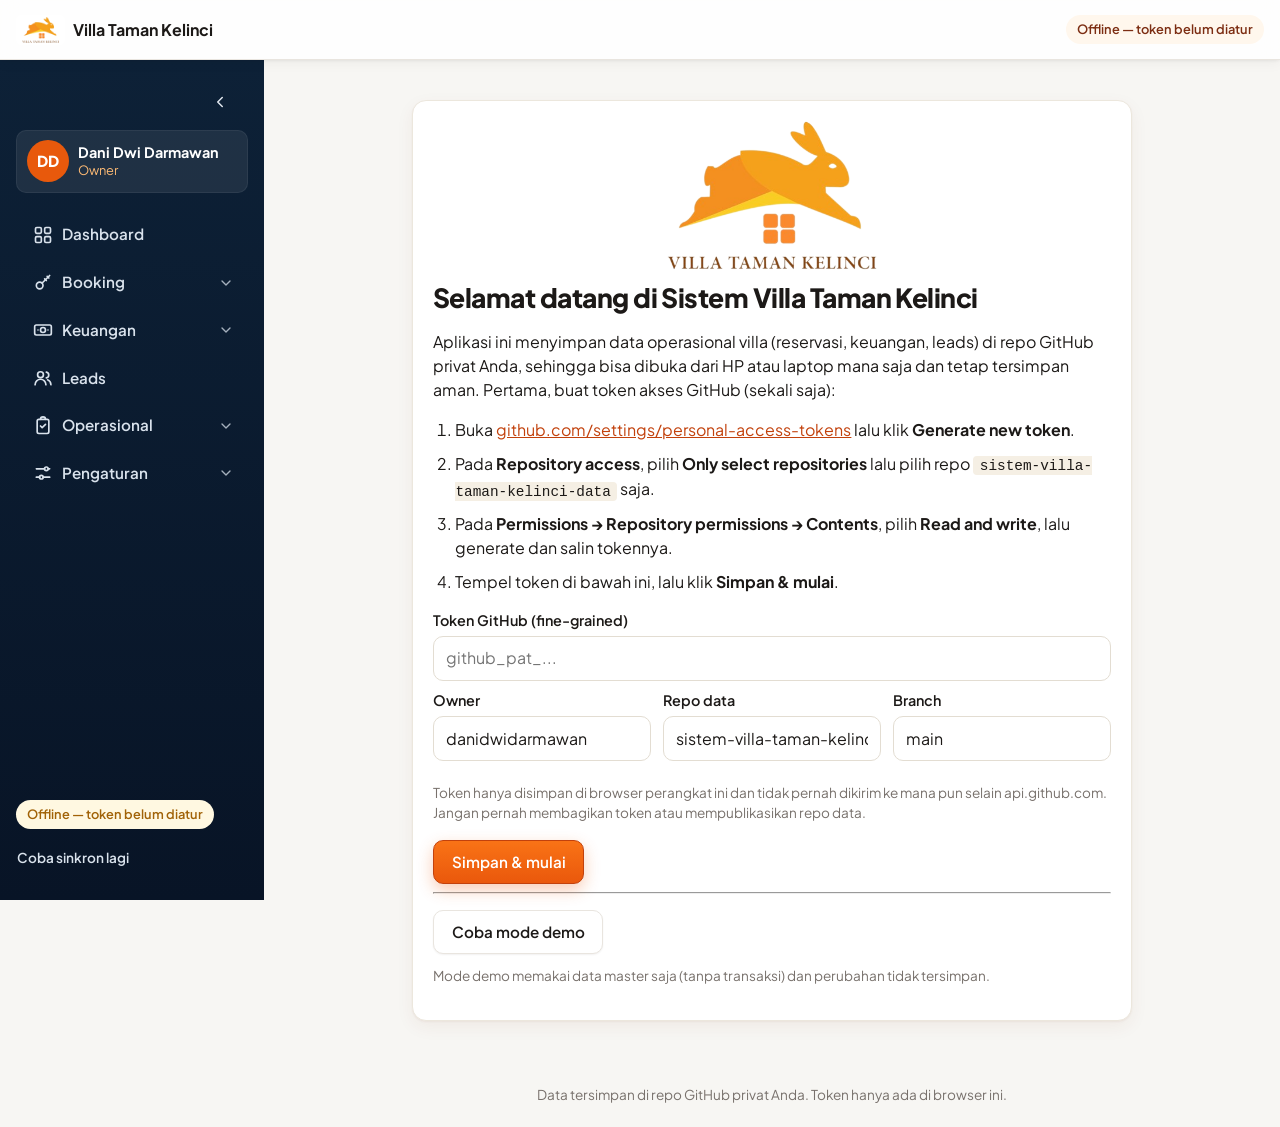
<file: index.html>
<!DOCTYPE html>
<html lang="id">
<head>
<meta charset="utf-8" />
<meta name="viewport" content="width=device-width, initial-scale=1" />
<meta name="description" content="Sistem operasional harian Villa Taman Kelinci — reservasi, keuangan, leads, kalender, dan dashboard monitoring." />
<title>Sistem Villa Taman Kelinci</title>
<link rel="stylesheet" href="styles.css?v=1.47.0" />
<link rel="preconnect" href="https://fonts.googleapis.com" />
<link rel="preconnect" href="https://fonts.gstatic.com" crossorigin />
<link href="https://fonts.googleapis.com/css2?family=Plus+Jakarta+Sans:wght@400;500;600;700;800&display=swap" rel="stylesheet" />
</head>
<body>
<div id="app">
  <header id="topbar">
    <a href="#/dashboard" class="brand-mini" title="Kembali ke Dashboard"><span class="brand-mini-logo-wrap"><img src="villa-logo.png" alt="" class="brand-mini-logo" /></span> <strong>Villa Taman Kelinci</strong></a>
    <span id="sync-pill" class="sync-pill offline">Memuat…</span>
  </header>
  <div id="body-row">
  <aside id="sidebar">
    <div class="sidebar-top">
      <button type="button" class="btn btn-ghost btn-small nav-collapse-btn" onclick="VTK.toggleNavCollapse()" aria-label="Ciutkan sidebar"><svg viewBox="0 0 24 24" fill="none" stroke="currentColor" stroke-width="2" stroke-linecap="round" stroke-linejoin="round" aria-hidden="true"><path d="M15 18l-6-6 6-6"/></svg></button>
    </div>
    <div class="profile">
      <span class="profile-avatar" aria-hidden="true">DD</span>
      <div class="profile-text">
        <strong>Dani Dwi Darmawan</strong>
        <span>Owner</span>
      </div>
    </div>
    <nav id="nav-desktop" aria-label="Navigasi utama"></nav>
    <div class="sidebar-foot">
      <span id="sync-pill-side" class="sync-pill offline">Memuat…</span>
      <button type="button" class="btn btn-small btn-ghost" onclick="VTK.retrySync()">Coba sinkron lagi</button>
    </div>
  </aside>

  <div id="main">
    <div id="banner"></div>
    <main id="view" aria-live="polite"></main>
    <footer id="page-foot">
      <span>Data tersimpan di repo GitHub privat Anda. Token hanya ada di browser ini.</span>
    </footer>
  </div>
  </div>
</div>

<nav id="nav-mobile" aria-label="Navigasi utama"></nav>
<div id="toast" class="toast" role="status" aria-live="polite"></div>

<!-- Google Identity Services: login untuk sinkron Google Calendar (v1.47.0). -->
<script src="https://accounts.google.com/gsi/client" async defer></script>
<script src="logic.js?v=1.47.0"></script>
<script src="charts.js?v=1.47.0"></script>
<script src="app.js?v=1.47.0"></script>
</body>
</html>
</file>
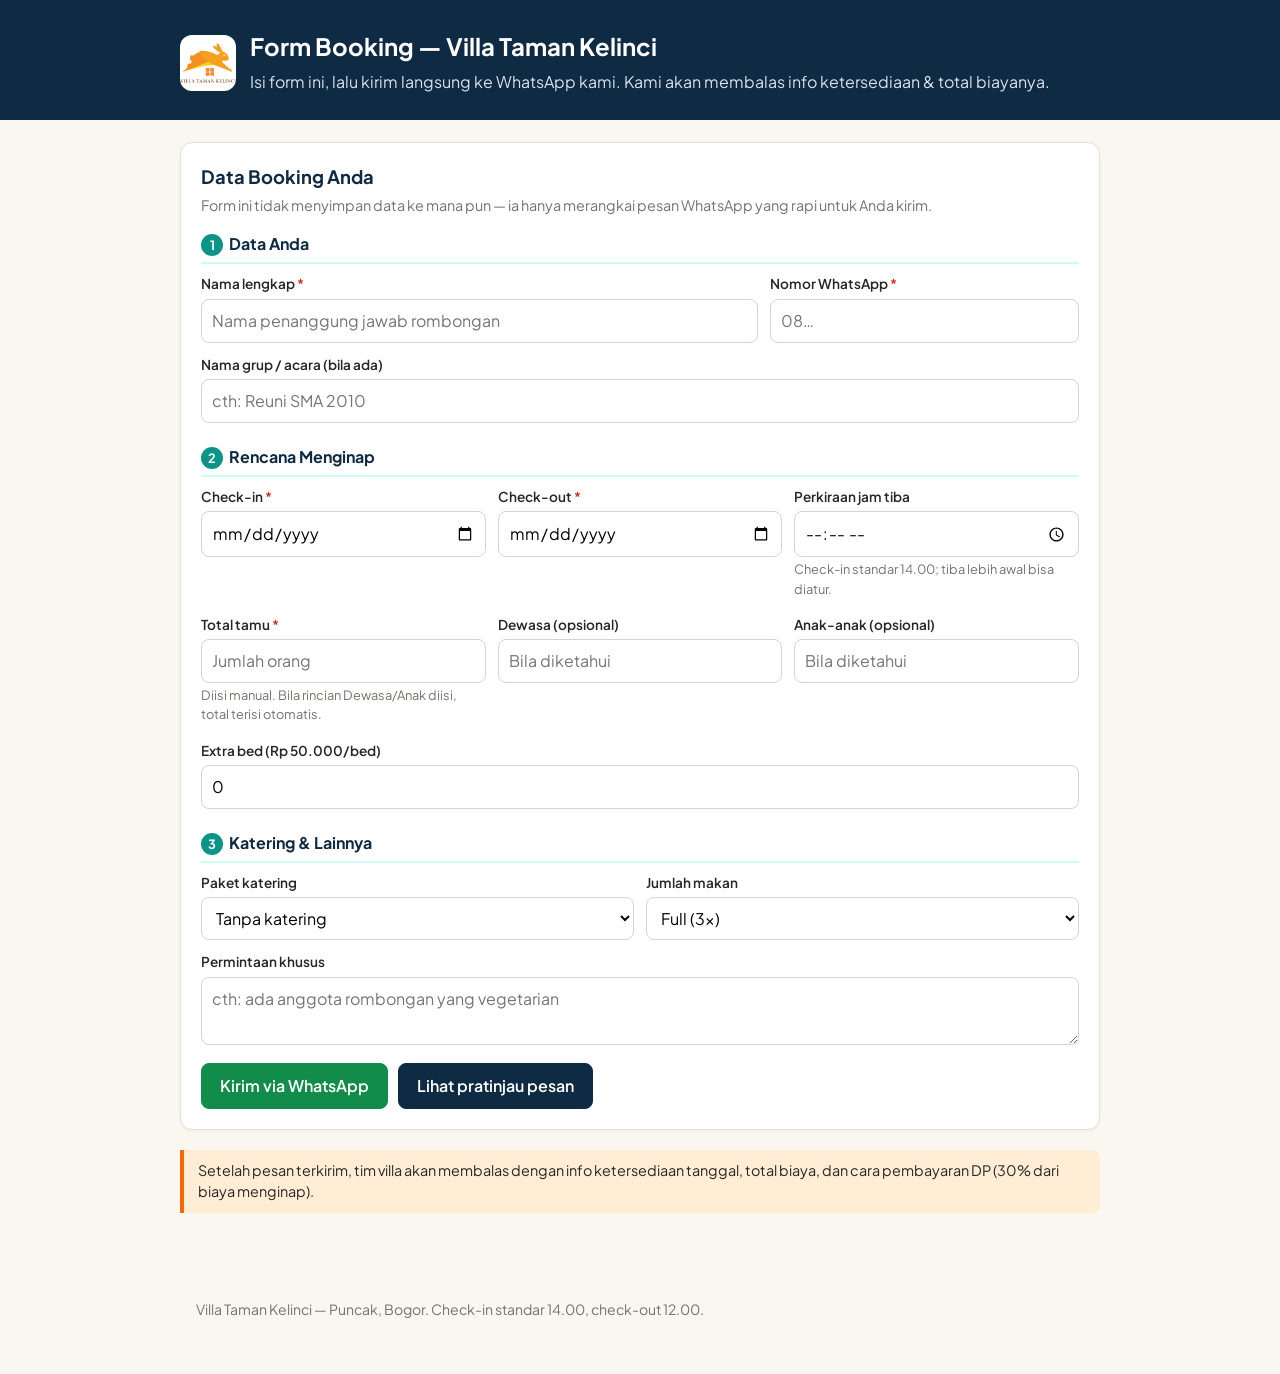
<file: form-tamu.html>
<!DOCTYPE html>
<html lang="id">
<head>
<meta charset="utf-8">
<meta name="viewport" content="width=device-width, initial-scale=1">
<title>Form Booking | Villa Taman Kelinci</title>
<link rel="preconnect" href="https://fonts.googleapis.com">
<link rel="preconnect" href="https://fonts.gstatic.com" crossorigin>
<link href="https://fonts.googleapis.com/css2?family=Plus+Jakarta+Sans:wght@400;500;600;700;800&display=swap" rel="stylesheet">
<!--
  Form booking untuk tamu — halaman publik, tanpa server dan tanpa login.
  Tamu mengisi, lalu pesannya terkirim sebagai chat WhatsApp ke nomor villa.
  Nomor tujuan = settings.waUtama di aplikasi (082115120072). Bila nomor
  utama berubah di Pengaturan, ubah juga konstanta WA_VILLA di bawah.
-->
<style>
  :root {
    --navy: #0f2a43; --navy-2: #1d4568; --cream: #faf7f0; --ink: #292524;
    --teal: #0d9488; --teal-dark: #0f766e; --teal-soft: #ccfbf1;
    --brand: #f76707; --brand-soft: #ffedd5; --line: #e7e0d4; --muted: #78716c;
  }
  * { box-sizing: border-box; }
  body { margin: 0; font-family: 'Plus Jakarta Sans', system-ui, -apple-system, "Segoe UI", Roboto, sans-serif; background: var(--cream); color: var(--ink); line-height: 1.5; }
  header { background: var(--navy); color: #fff; padding: 28px 20px 22px; }
  header .wrap, main .wrap { max-width: 920px; margin: 0 auto; }
  header .head-row { display: flex; align-items: center; gap: 14px; }
  header img.logo { width: 56px; height: 56px; border-radius: 12px; background: #fff; object-fit: contain; }
  header h1 { margin: 0 0 6px; font-size: 1.5rem; }
  header p { margin: 4px 0; color: #d9e2ec; }
  main { padding: 22px 16px 60px; }
  .card { background: #fff; border: 1px solid var(--line); border-radius: 12px; padding: 20px; margin-bottom: 20px; box-shadow: 0 1px 3px rgba(15,42,67,.06); }
  .card > h2 { margin: 0 0 4px; font-size: 1.15rem; color: var(--navy); }
  .card > p.hint { margin: 0 0 16px; color: var(--muted); font-size: .9rem; }
  h3.sec { margin: 22px 0 10px; font-size: 1rem; color: var(--navy); padding-bottom: 6px; border-bottom: 2px solid var(--teal-soft); }
  h3.sec:first-of-type { margin-top: 6px; }
  .sec-num { display: inline-block; background: var(--teal); color: #fff; width: 22px; height: 22px; line-height: 22px; text-align: center; border-radius: 50%; font-size: .8rem; margin-right: 6px; }
  .form-row { display: flex; flex-wrap: wrap; gap: 12px; margin-bottom: 12px; }
  .field { flex: 1 1 180px; display: flex; flex-direction: column; }
  .field-grow { flex: 2 1 300px; }
  .field > span { font-size: .85rem; font-weight: 600; margin-bottom: 4px; }
  .field input, .field select, .field textarea { font: inherit; padding: 9px 10px; border: 1px solid #d6d3d1; border-radius: 8px; background: #fff; }
  .field .hint { font-size: .8rem; color: var(--muted); margin-top: 3px; font-weight: 400; }
  .req { color: #dc2626; }
  .btn { display: inline-block; font: inherit; font-weight: 600; padding: 10px 18px; border-radius: 8px; border: 1px solid var(--navy); background: var(--navy); color: #fff; cursor: pointer; }
  .btn-wa { background: #128c4b; border-color: #128c4b; }
  .form-actions { display: flex; gap: 10px; flex-wrap: wrap; margin-top: 18px; }
  .note { background: var(--brand-soft); border-left: 4px solid var(--brand); border-radius: 0 8px 8px 0; padding: 10px 14px; font-size: .9rem; margin: 12px 0; }
  .wa-preview { background: #f0f4f8; border: 1px dashed #94a3b8; border-radius: 8px; padding: 12px 14px; white-space: pre-wrap; font-size: .9rem; margin-top: 12px; display: none; }
  .error { color: #dc2626; font-size: .9rem; font-weight: 600; margin-top: 10px; }
  footer { max-width: 920px; margin: 0 auto; padding: 0 16px 40px; color: var(--muted); font-size: .88rem; }
  @media (max-width: 600px) { .field { flex-basis: 100%; } }
</style>
</head>
<body>
<header>
  <div class="wrap">
    <div class="head-row">
      <img class="logo" src="villa-logo.png" alt="Logo Villa Taman Kelinci">
      <div>
        <h1>Form Booking — Villa Taman Kelinci</h1>
        <p>Isi form ini, lalu kirim langsung ke WhatsApp kami. Kami akan membalas info ketersediaan &amp; total biayanya.</p>
      </div>
    </div>
  </div>
</header>
<main>
  <div class="wrap">
    <div class="card">
      <h2>Data Booking Anda</h2>
      <p class="hint">Form ini tidak menyimpan data ke mana pun — ia hanya merangkai pesan WhatsApp yang rapi untuk Anda kirim.</p>

      <h3 class="sec"><span class="sec-num">1</span>Data Anda</h3>
      <div class="form-row">
        <label class="field field-grow"><span>Nama lengkap <span class="req">*</span></span><input type="text" id="g-nama" value="" placeholder="Nama penanggung jawab rombongan" oninput="buatPesan()"></label>
        <label class="field"><span>Nomor WhatsApp <span class="req">*</span></span><input type="tel" id="g-wa" value="" placeholder="08…" oninput="buatPesan()"></label>
      </div>
      <div class="form-row">
        <label class="field field-grow"><span>Nama grup / acara (bila ada)</span><input type="text" id="g-grup" value="" placeholder="cth: Reuni SMA 2010" oninput="buatPesan()"></label>
      </div>

      <h3 class="sec"><span class="sec-num">2</span>Rencana Menginap</h3>
      <div class="form-row">
        <label class="field"><span>Check-in <span class="req">*</span></span><input type="date" id="g-in" value="" oninput="buatPesan()"></label>
        <label class="field"><span>Check-out <span class="req">*</span></span><input type="date" id="g-out" value="" oninput="buatPesan()"></label>
        <label class="field"><span>Perkiraan jam tiba</span><input type="time" id="g-eta" value="" oninput="buatPesan()"><span class="hint">Check-in standar 14.00; tiba lebih awal bisa diatur.</span></label>
      </div>
      <div class="form-row">
        <label class="field"><span>Total tamu <span class="req">*</span></span><input type="number" id="g-total" value="" min="1" placeholder="Jumlah orang" oninput="markGuestPaxTouched(); buatPesan()"><span class="hint">Diisi manual. Bila rincian Dewasa/Anak diisi, total terisi otomatis.</span></label>
        <label class="field"><span>Dewasa (opsional)</span><input type="number" id="g-dewasa" value="" min="0" placeholder="Bila diketahui" oninput="hitungGuestPax(); buatPesan()"></label>
        <label class="field"><span>Anak-anak (opsional)</span><input type="number" id="g-anak" value="" min="0" placeholder="Bila diketahui" oninput="hitungGuestPax(); buatPesan()"></label>
        <label class="field"><span>Extra bed (Rp 50.000/bed)</span><input type="number" id="g-bed" value="0" min="0" oninput="buatPesan()"></label>
      </div>

      <h3 class="sec"><span class="sec-num">3</span>Katering &amp; Lainnya</h3>
      <div class="form-row">
        <label class="field"><span>Paket katering</span><select id="g-paket" onchange="buatPesan()"><option>Tanpa katering</option><option>Hemat 1 — Rp 80.000/pax</option><option>Hemat 2 — Rp 90.000/pax</option><option>Paket A — Rp 100.000/pax</option><option>Paket B — Rp 115.000/pax</option><option>Paket C — Rp 125.000/pax</option></select></label>
        <label class="field"><span>Jumlah makan</span><select id="g-makan" onchange="buatPesan()"><option>Full (3x)</option><option>2x</option><option>1x</option></select></label>
      </div>
      <div class="form-row">
        <label class="field field-grow"><span>Permintaan khusus</span><textarea id="g-req" rows="2" placeholder="cth: ada anggota rombongan yang vegetarian" oninput="buatPesan()"></textarea></label>
      </div>

      <div class="form-actions">
        <button class="btn btn-wa" type="button" onclick="kirimWA()">Kirim via WhatsApp</button>
        <button class="btn" type="button" onclick="buatPesan(true)">Lihat pratinjau pesan</button>
      </div>
      <p class="error" id="formError" style="display:none;"></p>
      <div class="wa-preview" id="waPreview"></div>
    </div>
    <div class="note">Setelah pesan terkirim, tim villa akan membalas dengan info ketersediaan tanggal, total biaya, dan cara pembayaran DP (30% dari biaya menginap).</div>
  </div>
</main>
<footer>
  <p>Villa Taman Kelinci — Puncak, Bogor. Check-in standar 14.00, check-out 12.00.</p>
</footer>
<script>
  var WA_VILLA = '6282115120072'; /* settings.waUtama di aplikasi */
  var guestPaxTouched = false;
  function markGuestPaxTouched() { guestPaxTouched = true; }
  function hitungGuestPax() {
    var d = document.getElementById('g-dewasa').value;
    var a = document.getElementById('g-anak').value;
    if (guestPaxTouched) { return; }
    if (d === '' && a === '') { return; }
    document.getElementById('g-total').value = (parseInt(d, 10) || 0) + (parseInt(a, 10) || 0);
  }
  function fmtTgl(iso) {
    if (!iso) { return '-'; }
    var bulan = ['Jan', 'Feb', 'Mar', 'Apr', 'Mei', 'Jun', 'Jul', 'Agu', 'Sep', 'Okt', 'Nov', 'Des'];
    var p = iso.split('-');
    return parseInt(p[2], 10) + ' ' + bulan[parseInt(p[1], 10) - 1] + ' ' + p[0];
  }
  function rangkaiPesan() {
    var v = function (id) { return document.getElementById(id).value.trim(); };
    var lines = ['Halo Villa Taman Kelinci, saya mau booking:'];
    lines.push('- Nama: ' + (v('g-nama') || '-'));
    lines.push('- No. WhatsApp: ' + (v('g-wa') || '-'));
    if (v('g-grup')) { lines.push('- Grup/acara: ' + v('g-grup')); }
    lines.push('- Check-in: ' + fmtTgl(v('g-in')) + ' (perkiraan tiba ' + (v('g-eta') || '-') + ')');
    lines.push('- Check-out: ' + fmtTgl(v('g-out')));
    var dws = v('g-dewasa'), ank = v('g-anak');
    var paxLine = '- Total tamu: ' + (v('g-total') || '-');
    if (dws !== '' || ank !== '') { paxLine += ' (' + (dws || '0') + ' dewasa, ' + (ank || '0') + ' anak)'; }
    lines.push(paxLine);
    lines.push('- Extra bed: ' + (v('g-bed') || '0'));
    lines.push('- Katering: ' + v('g-paket') + (v('g-paket').indexOf('Tanpa') === 0 ? '' : ' (' + v('g-makan') + ')'));
    if (v('g-req')) { lines.push('- Permintaan khusus: ' + v('g-req')); }
    lines.push('Mohon info ketersediaan & total biayanya. Terima kasih.');
    return lines.join('\n');
  }
  function buatPesan(scroll) {
    var msg = rangkaiPesan();
    var prev = document.getElementById('waPreview');
    prev.textContent = msg;
    prev.style.display = 'block';
    if (scroll) { prev.scrollIntoView({ behavior: 'smooth', block: 'nearest' }); }
    return msg;
  }
  function kirimWA() {
    var err = document.getElementById('formError');
    var v = function (id) { return document.getElementById(id).value.trim(); };
    var problems = [];
    if (!v('g-nama')) { problems.push('Nama lengkap'); }
    if (!v('g-wa')) { problems.push('Nomor WhatsApp'); }
    if (!v('g-in')) { problems.push('Tanggal check-in'); }
    if (!v('g-out')) { problems.push('Tanggal check-out'); }
    if (v('g-in') && v('g-out') && v('g-out') <= v('g-in')) { problems.push('Check-out harus setelah check-in'); }
    if (!v('g-total') || parseInt(v('g-total'), 10) < 1) { problems.push('Total tamu (minimal 1)'); }
    if (problems.length) {
      err.textContent = 'Mohon lengkapi: ' + problems.join(', ') + '.';
      err.style.display = 'block';
      return;
    }
    err.style.display = 'none';
    var msg = buatPesan(false);
    window.open('https://wa.me/' + WA_VILLA + '?text=' + encodeURIComponent(msg), '_blank');
  }
</script>
</body>
</html>
</file>
<file: styles.css>
/* styles.css — Sistem Villa Taman Kelinci
 * Mobile-first, tanpa dependensi eksternal. Identitas navy + oranye
 * (sidebar navy gelap seperti referensi dashboard, aksen oranye selaras
 * logo kelinci oranye) + krem hangat; kartu KPI dan grafik memakai palet
 * multi-warna (tosca, biru, ungu, amber) agar dashboard tidak monoton.
 * Hijau dipakai hemat hanya untuk makna positif (uang masuk, sukses);
 * merah untuk negatif/peringatan. */

:root {
  --brand-900: #7c2d12;
  --brand-700: #c2410c;
  --brand-500: #f76707;
  --brand-200: #fed7aa;
  --brand-100: #ffedd5;
  --brand-50: #fff7ed;
  --navy-900: #0c2237;
  --navy-800: #16324f;
  --navy-700: #1d4568;
  --navy-100: #d9e2ec;
  --navy-50: #f0f4f8;
  --cream: #f7f6f3;
  --paper: #ffffff;
  --ink: #1c1917;
  --muted: #78716c;
  --border: #e9e5df;
  --orange: #e8590c;
  --orange-soft: #fff4e6;
  --positive: #2f9e44;
  --positive-dark: #2b8a3e;
  --positive-soft: #d3f9d8;
  --red: #c92a2a;
  --red-soft: #fff0f0;
  --amber: #a16207;
  --amber-soft: #fff8e1;
  --amber-600: #d97706;
  --amber-700: #b45309;
  --amber-chip: #fef3c7;
  --blue: #1c5d99;
  --blue-soft: #e8f1fa;
  --blue-strong: #2563eb;
  --blue-strong-soft: #dbeafe;
  --teal: #0d9488;
  --teal-dark: #0f766e;
  --teal-soft: #ccfbf1;
  --violet: #7c3aed;
  --violet-soft: #ede9fe;
  --radius: 16px;
  --shadow: 0 1px 2px rgba(28, 25, 23, 0.04), 0 10px 30px rgba(28, 25, 23, 0.06);
  --nav-h: 60px;
}

* { box-sizing: border-box; }

html { -webkit-text-size-adjust: 100%; }

body {
  margin: 0;
  font-family: 'Plus Jakarta Sans', system-ui, -apple-system, "Segoe UI", Roboto, "Helvetica Neue", Arial, sans-serif;
  background: var(--cream);
  color: var(--ink);
  line-height: 1.5;
  font-size: 16px;
}

a { color: var(--brand-700); }
a:hover { color: var(--brand-900); }

h1 { font-size: 1.5rem; margin: 0; line-height: 1.2; }
h2 { font-size: 1.1rem; margin: 0 0 0.75rem; color: var(--brand-900); }
h3 { font-size: 1rem; margin: 0 0 0.5rem; }

button, input, select, textarea { font: inherit; }
input, select, textarea { color: var(--ink); }

:focus-visible {
  outline: 3px solid var(--brand-500);
  outline-offset: 2px;
  border-radius: 4px;
}

/* ---------- Layout ---------- */

#app { display: block; }
#main { min-height: 100vh; padding-bottom: calc(var(--nav-h) + 1rem); }

#sidebar { display: none; }

#topbar {
  position: sticky;
  top: 0;
  z-index: 40;
  display: flex;
  align-items: center;
  justify-content: space-between;
  gap: 0.75rem;
  padding: 0.65rem 1rem;
  background: var(--navy-900);
  color: #fff;
  box-shadow: var(--shadow);
}

.brand-mini { display: flex; align-items: center; gap: 0.5rem; font-size: 1rem; white-space: nowrap; }
a.brand-mini { text-decoration: none; color: inherit; }
a.brand-mini:hover { opacity: 0.85; }
.brand-mini-logo-wrap { background: var(--paper); border-radius: 6px; padding: 2px 6px; display: inline-flex; align-items: center; }
.brand-mini-logo { display: block; height: 26px; width: auto; }

#view { padding: 1rem; }
#banner { padding: 1rem 1rem 0; }
#banner:empty { display: none; }
#page-foot {
  padding: 1.5rem 1rem 0.5rem;
  text-align: center;
  color: var(--muted);
  font-size: 0.85rem;
}

/* Navigasi bawah (mobile) */
#nav-mobile {
  position: fixed;
  left: 0; right: 0; bottom: 0;
  z-index: 50;
  display: flex;
  background: var(--paper);
  border-top: 1px solid var(--border);
  box-shadow: 0 -2px 10px rgba(0, 0, 0, 0.06);
  height: var(--nav-h);
}

.nav-item {
  flex: 1;
  display: flex;
  align-items: center;
  justify-content: center;
  text-align: center;
  text-decoration: none;
  color: var(--muted);
  font-size: 0.8rem;
  font-weight: 600;
  padding: 0.25rem 0.1rem;
  border-top: 3px solid transparent;
  min-height: 44px;
}

.nav-item.active { color: var(--brand-700); border-top-color: var(--brand-700); background: var(--brand-50); }

/* Ikon navigasi (SVG inline) */
.nav-ico { display: inline-flex; align-items: center; justify-content: center; flex-shrink: 0; }
.nav-ico svg { width: 20px; height: 20px; display: block; }
#nav-mobile .nav-item { flex-direction: column; gap: 1px; }
#nav-mobile .nav-item .nav-label { font-size: 0.68rem; line-height: 1.1; }
#nav-desktop .nav-item .nav-ico { margin-right: 0.6rem; }

/* ---------- Komponen umum ---------- */

.card {
  background: var(--paper);
  border: 1px solid var(--border);
  border-radius: var(--radius);
  box-shadow: var(--shadow);
  padding: 1rem;
  margin-bottom: 1rem;
}

.page-head {
  display: flex;
  flex-wrap: wrap;
  align-items: center;
  justify-content: space-between;
  gap: 0.75rem;
  margin-bottom: 1rem;
}

.muted { color: var(--muted); }
.empty { color: var(--muted); font-style: italic; margin: 0.5rem 0; }
.hint { color: var(--muted); font-size: 0.85rem; display: block; margin-top: 0.25rem; }
.warn-text { color: var(--amber); font-weight: 600; }
.bad-text { color: var(--red); font-weight: 600; }
.version-note { margin-top: 1.5rem; }

.btn {
  display: inline-block;
  border: 1px solid var(--border);
  background: #fff;
  color: var(--ink);
  border-radius: 8px;
  padding: 0.55rem 1rem;
  cursor: pointer;
  text-decoration: none;
  font-weight: 600;
  font-size: 0.95rem;
  min-height: 44px;
  line-height: 1.3;
}
.btn:hover { background: var(--brand-50); }
.btn-primary { background: var(--brand-700); border-color: var(--brand-700); color: #fff; }
.btn-primary:hover { background: var(--brand-900); }
.btn-accent { background: var(--orange); border-color: var(--orange); color: #fff; }
.btn-accent:hover { background: #d14e0a; }
.btn-danger { background: #fff; border-color: var(--red); color: var(--red); }
.btn-danger:hover { background: var(--red-soft); }
.btn-ghost { background: transparent; border-color: transparent; color: var(--brand-700); }
.btn-small { min-height: 34px; padding: 0.3rem 0.7rem; font-size: 0.85rem; }

.badge {
  display: inline-block;
  font-size: 0.75rem;
  font-weight: 700;
  padding: 0.1rem 0.5rem;
  border-radius: 999px;
  background: #f5efe4;
  color: var(--muted);
  white-space: nowrap;
}
.badge.ok { background: var(--positive-soft); color: var(--positive-dark); }
.badge.warn { background: var(--amber-soft); color: var(--amber); }
.badge.bad { background: var(--red-soft); color: var(--red); }
.badge.info { background: var(--blue-soft); color: var(--blue); }
.badge.muted { background: #f5efe4; color: var(--muted); }

.count-badge {
  display: inline-block;
  background: var(--orange);
  color: #fff;
  font-size: 0.8rem;
  font-weight: 700;
  border-radius: 999px;
  padding: 0.05rem 0.55rem;
  margin-left: 0.35rem;
  vertical-align: middle;
}

/* Status sinkron */
.sync-pill {
  display: inline-block;
  font-size: 0.8rem;
  font-weight: 600;
  padding: 0.3rem 0.7rem;
  border-radius: 999px;
  background: rgba(255, 255, 255, 0.15);
  color: #fff;
  white-space: nowrap;
}
.sync-pill.ok { background: var(--positive-soft); color: var(--positive-dark); }
.sync-pill.pending, .sync-pill.offline { background: var(--amber-soft); color: var(--amber); }
.sync-pill.error, .sync-pill.conflict { background: var(--red-soft); color: var(--red); }
.sync-pill.demo { background: var(--orange-soft); color: var(--orange); }
.sync-pill.syncing { background: var(--blue-soft); color: var(--blue); }

/* Banner */
.banner {
  border-radius: var(--radius);
  padding: 0.9rem 1rem;
  margin-bottom: 1rem;
  font-size: 0.95rem;
  border: 1px solid var(--border);
  background: var(--paper);
}
.banner.demo { background: var(--orange-soft); border-color: #ffd8a8; }
.banner.conflict { background: var(--red-soft); border-color: #ffc9c9; }
.banner.offline { background: var(--amber-soft); border-color: #ffe08a; }
.banner-actions { display: flex; flex-wrap: wrap; gap: 0.5rem; margin-top: 0.6rem; }

.alert {
  border-radius: 8px;
  padding: 0.7rem 0.9rem;
  margin-bottom: 0.6rem;
  font-size: 0.95rem;
}
.alert.bad { background: var(--red-soft); color: #7f1d1d; border: 1px solid #ffc9c9; }
.alert.warn { background: var(--amber-soft); color: #713f12; border: 1px solid #ffe08a; }

/* ---------- KPI & dashboard ---------- */

.kpi-grid {
  display: grid;
  grid-template-columns: repeat(2, 1fr);
  gap: 0.75rem;
  margin-bottom: 1rem;
}
.kpi-grid-3 { grid-template-columns: 1fr; }
.kpi { margin-bottom: 0; padding: 0.9rem; }
.kpi-label { font-size: 0.8rem; color: #111; font-weight: 800; text-transform: uppercase; letter-spacing: 0.02em; }
.kpi-value { font-size: 1.35rem; font-weight: 800; color: var(--brand-900); margin-top: 0.15rem; }
.kpi-sub { font-size: 0.85rem; color: var(--muted); }

/* Kartu KPI hero (baris atas dashboard, gaya referensi: ikon kecil + angka besar) */
.kpi-hero { position: relative; overflow: hidden; }
.kpi-hero .kpi-ico {
  position: absolute; top: 0.8rem; right: 0.8rem;
  width: 34px; height: 34px; border-radius: 9px;
  display: flex; align-items: center; justify-content: center;
  background: var(--brand-50); color: var(--brand-700);
}
.kpi-hero .kpi-ico svg { width: 20px; height: 20px; display: block; }
/* Nominal JANGAN memakai word-break: break-word — angka seperti
 * "Rp 15.000.000" akan pecah di tengah digit ("Rp / 15.000.00 / 0", temuan
 * verifikasi live 13 Nov 2026). Tanpa word-break, pemisah hanya terjadi di
 * spasi ("Rp" / "15.000.000") sehingga angka selalu utuh; di lebar desktop
 * normal, kartu 2×2 cukup lebar sehingga nominal muat satu baris. */
.kpi-hero .kpi-value { padding-right: 2.6rem; }
/* Aksen per kartu KPI hero (masing-masing warna sendiri, bukan semua
 * oranye): chip ikon bertinta lembut + nilai berwarna. Kartu tetap putih.
 * Warna teks dipilih agar kontrasnya cukup di atas kertas/tinta lembut. */
.kpi-hero.kpi-accent-teal .kpi-ico { background: var(--teal-soft); color: var(--teal-dark); }
.kpi-hero.kpi-accent-teal .kpi-value { color: var(--teal); }
.kpi-hero.kpi-accent-blue .kpi-ico { background: var(--blue-strong-soft); color: var(--blue-strong); }
.kpi-hero.kpi-accent-blue .kpi-value { color: var(--blue-strong); }
.kpi-hero.kpi-accent-violet .kpi-ico { background: var(--violet-soft); color: var(--violet); }
.kpi-hero.kpi-accent-violet .kpi-value { color: var(--violet); }
.kpi-hero.kpi-accent-amber .kpi-ico { background: var(--amber-chip); color: var(--amber-700); }
.kpi-hero.kpi-accent-amber .kpi-value { color: var(--amber-600); }

/* Strip KPI pendukung DIHAPUS v1.12.0 (redundan dengan KPI hero + grafik). */

/* Layout dashboard: kolom utama + rel kanan (desktop 2:1, HP menumpuk —
 * isi rel turun ke bawah isi kolom utama).
 * v1.13.0: align-items: stretch + kedua kolom flex-column dengan kartu
 * terakhir flex:1 — kedua kolom SELALU sama tinggi, tidak ada lagi gap
 * kosong di bawah kolom yang lebih pendek (v1.10.0: rel hanya ~38% tinggi
 * kolom utama, gap ±1.100px). Di HP (satu kolom) tidak berpengaruh karena
 * tinggi tiap kolom = tinggi kontennya. */
.dash-layout { display: grid; grid-template-columns: 1fr; gap: 0; align-items: stretch; }
.dash-main, .dash-rail { min-width: 0; display: flex; flex-direction: column; }
.dash-main > :last-child, .dash-rail > :last-child { flex: 1 0 auto; margin-bottom: 0; }

.two-col { display: grid; grid-template-columns: 1fr; gap: 0; align-items: start; }
/* Kartu berdampingan di kolom utama dashboard (donut + okupansi) dibuat
 * sama tinggi agar alasnya sejajar (v1.11.0). */
.dash-main .two-col { align-items: stretch; }
.nowrap { white-space: nowrap; }
.simple-list, .action-list { list-style: none; margin: 0; padding: 0; }
.simple-list li, .action-list li { padding: 0.45rem 0; border-bottom: 1px solid var(--border); }
.simple-list li:last-child, .action-list li:last-child { border-bottom: none; }

.month-picker { display: flex; align-items: center; gap: 0.5rem; font-weight: 600; }

/* ---------- Grafik (SVG murni, lihat charts.js) ---------- */

.chart-card h2 { margin-bottom: 0.2rem; }
.chart-wrap { margin-top: 0.75rem; }
.chart-svg { display: block; width: 100%; height: auto; }
.chart-legend { display: flex; flex-wrap: wrap; gap: 0.4rem 1.2rem; margin-bottom: 0.4rem; font-size: 0.85rem; color: var(--muted); }
.chart-legend .lg { display: inline-flex; align-items: center; gap: 0.35rem; }
.chart-legend .lg i { display: inline-block; width: 0.8rem; height: 0.8rem; border-radius: 3px; }
.chart-empty { border: 1px dashed var(--border); border-radius: 8px; padding: 1.6rem 1rem; text-align: center; color: var(--muted); font-size: 0.95rem; background: var(--cream); margin-top: 0.75rem; }
.chart-empty p { margin: 0; }

/* Donut: SVG tengah + daftar legenda */
.donut-wrap { text-align: center; }
.donut-svg { display: block; width: 100%; max-width: 220px; height: auto; margin: 0.4rem auto 0; }
.donut-legend { list-style: none; margin: 0.75rem 0 0; padding: 0; text-align: left; }
.donut-legend li { display: flex; align-items: center; gap: 0.5rem; padding: 0.35rem 0; border-bottom: 1px solid var(--border); font-size: 0.9rem; }
.donut-legend li:last-child { border-bottom: none; }
.donut-legend .dl-label { overflow: hidden; text-overflow: ellipsis; white-space: nowrap; }
.donut-legend .dl-pct { color: var(--muted); font-size: 0.8rem; margin-left: auto; flex-shrink: 0; }

/* Tooltip chart kustom (v1.28.0): muncul seketika saat hover, mengikuti
 * kursor; posisinya diatur via inline style oleh charts.js. */
.chart-tip-box { position: fixed; z-index: 200; pointer-events: none; background: #292524; color: #fff; font-size: 0.8rem; font-weight: 600; padding: 0.35rem 0.6rem; border-radius: 6px; box-shadow: 0 4px 14px rgba(0, 0, 0, 0.25); max-width: 280px; }
.donut-legend .dl-val { font-weight: 700; flex-shrink: 0; }

/* Kalender mini dashboard */
.mini-cal { display: grid; grid-template-columns: repeat(7, 1fr); gap: 3px; margin-top: 0.6rem; }
.mini-cal-dow { text-align: center; font-size: 0.7rem; font-weight: 700; color: var(--muted); padding: 0.2rem 0; }
.mini-cal-cell {
  border: 1px solid transparent;
  background: transparent;
  border-radius: 6px;
  padding: 0.3rem 0;
  font-size: 0.85rem;
  cursor: pointer;
  color: var(--ink);
  min-height: 32px;
}
.mini-cal-cell:hover { border-color: var(--brand-500); }
.mini-cal-cell.other { opacity: 0.35; }
.mini-cal-cell.today { border: 2px solid var(--brand-700); font-weight: 800; }
.mini-cal-cell.occupied { background: var(--teal-dark); color: #fff; font-weight: 700; }
.mini-cal-cell.checkout { background: #ccfbf1; color: #0f766e; font-weight: 700; }
.mini-cal-cell.holiday { color: #c92a2a; font-weight: 800; }
.mini-cal-cell.blocked { background: #e5e0d5; color: #57534e; }
.mini-cal-cell.occupied.today { box-shadow: 0 0 0 2px var(--brand-700); }
.card-foot { margin-top: 0.9rem; }

/* ---------- Tabel ---------- */

.table-wrap { overflow-x: auto; -webkit-overflow-scrolling: touch; }
.tbl { width: 100%; border-collapse: collapse; font-size: 0.92rem; min-width: 640px; }
.tbl th, .tbl td { text-align: left; padding: 0.55rem 0.6rem; border-bottom: 1px solid var(--border); vertical-align: top; }
.tbl th { color: var(--brand-900); font-size: 0.8rem; text-transform: uppercase; letter-spacing: 0.03em; background: var(--brand-50); white-space: nowrap; }
.tbl tr.clickable { cursor: pointer; }
.tbl tr.clickable:hover { background: var(--brand-50); }
.tbl td.empty { text-align: center; padding: 1.5rem; }
/* v1.36.0: font tabel forecast kembali ke default (aturan font-size
 * v1.31.0-v1.34.0 dihapus atas koreksi pemilik — yang dimaksud kecil
 * adalah font di chart, bukan tabel). Padding rapat tetap dipertahankan.
 * Legenda chart forecast dikecilkan. */
.forecast-card .tbl th, .forecast-card .tbl td { padding: 0.25rem 0.4rem; }
.forecast-card .chart-legend { font-size: 0.65rem; }
.tbl input[type="number"] { width: 110px; }

/* ---------- Form ---------- */

.filters {
  display: flex;
  flex-wrap: wrap;
  gap: 0.75rem;
  align-items: flex-end;
}

.form-row { display: flex; flex-wrap: wrap; gap: 0.75rem; margin-bottom: 0.75rem; }
.form-row .field { flex: 1 1 200px; }
.field { display: flex; flex-direction: column; gap: 0.25rem; margin-bottom: 0.6rem; }
.field > span:first-child, fieldset > legend { font-weight: 600; font-size: 0.9rem; }
.field-grow { flex: 2 1 280px !important; }

input[type="text"], input[type="number"], input[type="date"], input[type="month"],
input[type="time"], input[type="datetime-local"], input[type="tel"], input[type="search"],
input[type="password"], select, textarea {
  width: 100%;
  border: 1px solid var(--border);
  border-radius: 8px;
  background: #fff;
  padding: 0.6rem 0.7rem;
  min-height: 44px;
}
textarea { min-height: 0; resize: vertical; }
input[type="checkbox"] { width: 1.15rem; height: 1.15rem; accent-color: var(--brand-700); }

.field.checkbox { flex-direction: row; align-items: center; gap: 0.5rem; }
label.checkbox { display: inline-flex; align-items: center; gap: 0.35rem; font-weight: 500; cursor: pointer; }
.checkbox-row { display: flex; flex-wrap: wrap; gap: 0.4rem 1rem; margin: 0.4rem 0; }
fieldset.field { border: 1px solid var(--border); border-radius: 8px; padding: 0.7rem; }

.form-card h2 { margin-top: 1.25rem; padding-top: 1rem; border-top: 1px solid var(--border); }
.form-card h2:first-of-type { margin-top: 0; padding-top: 0; border-top: none; }
/* Judul bagian bernomor di form reservasi (v1.4.0): nomor tosca + garis bawah. */
.form-card h3.sec { margin: 1.4rem 0 0.6rem; font-size: 1rem; color: var(--navy-900); padding-bottom: 0.4rem; border-bottom: 2px solid var(--teal-soft); }
.form-card h3.sec:first-of-type { margin-top: 0.25rem; }
.sec-num { display: inline-block; background: var(--teal); color: #fff; width: 22px; height: 22px; line-height: 22px; text-align: center; border-radius: 50%; font-size: 0.8rem; margin-right: 6px; }
.baru { display: inline-block; background: var(--violet-soft); color: var(--violet); font-size: 0.68rem; font-weight: 700; padding: 1px 7px; border-radius: 999px; margin-left: 6px; vertical-align: middle; }
.page-head-actions { display: flex; gap: 0.5rem; flex-wrap: wrap; }
.form-actions { display: flex; flex-wrap: wrap; gap: 0.6rem; margin-top: 1rem; }

.save-status { min-height: 1.4em; font-weight: 600; margin: 0.75rem 0 0; }
.save-status.ok { color: var(--positive-dark); }
.save-status.error { color: var(--red); }
.save-status.warn { color: var(--amber); }

.calc-box {
  display: grid;
  grid-template-columns: repeat(2, 1fr);
  gap: 0.5rem 1rem;
  background: var(--brand-50);
  border: 1px solid var(--brand-100);
  border-radius: 8px;
  padding: 0.8rem 1rem;
  margin-bottom: 0.9rem;
}
.calc-box div { display: flex; justify-content: space-between; gap: 1rem; font-size: 0.95rem; }
.calc-box span { color: var(--muted); }

/* ---------- Kalender ---------- */

.cal-nav { display: flex; align-items: center; gap: 0.5rem; }
.cal-nav strong { min-width: 10rem; text-align: center; }
.cal-grid {
  display: grid;
  grid-template-columns: repeat(7, 1fr);
  gap: 4px;
}
.cal-dow { text-align: center; font-weight: 700; font-size: 0.8rem; color: var(--muted); padding: 0.3rem 0; }
.cal-cell {
  border: 1px solid var(--border);
  border-radius: 8px;
  background: #fff;
  min-height: 64px;
  padding: 0.3rem;
  text-align: left;
  cursor: pointer;
  display: flex;
  flex-direction: column;
  gap: 0.1rem;
  overflow: hidden;
}
.cal-cell:hover { border-color: var(--brand-500); }
.cal-cell.other { opacity: 0.45; }
.cal-cell.today { border: 2px solid var(--brand-700); }
.cal-cell.weekend { background: #f4f1ea; }
.cal-cell.peak { background: var(--brand-200); }
.cal-cell.occupied { background: var(--teal-soft); }
.cal-cell.checkout-day { background: #f0fdfa; }
.cal-cell.holiday .cal-day { color: #c92a2a; font-weight: 800; }
/* Malam terblokir: kosong tapi tidak bisa dijual (besoknya ada booking
 * early check-in). Arsir abu-abu — berbeda dari tosca terisi / oranye peak. */
.cal-cell.blocked { background: repeating-linear-gradient(45deg, #faf8f4, #faf8f4 6px, #e7e1d6 6px, #e7e1d6 12px); }
.cal-cell.selected { outline: 3px solid var(--orange); outline-offset: -1px; }
.cal-day { font-weight: 800; font-size: 0.95rem; }
.cal-guest { font-size: 0.72rem; font-weight: 600; line-height: 1.25; overflow: hidden; display: -webkit-box; -webkit-line-clamp: 2; -webkit-box-orient: vertical; }
.cal-pax { font-size: 0.7rem; color: var(--muted); }
.cal-tag { font-size: 0.65rem; font-weight: 700; padding: 0.05rem 0.3rem; border-radius: 4px; align-self: flex-start; }
.peak-tag { background: #ffd8a8; color: #7c2d12; }
.blocked-tag { background: #e5e0d5; color: #57534e; }
.checkin-tag { background: #d3f9d8; color: #2b8a3e; }
.checkout-tag { background: #fef3c7; color: #92400e; }
.holiday-tag { background: #ffe3e3; color: #c92a2a; }

.legend { margin-top: 0.75rem; line-height: 2; }
.sw { display: inline-block; width: 0.85rem; height: 0.85rem; border-radius: 3px; border: 1px solid var(--border); vertical-align: middle; }
.sw.occupied { background: var(--teal-soft); }
.sw.checkin { background: #2f9e44; border-color: #2f9e44; }
.sw.checkout { background: #d97706; border-color: #d97706; }
.sw.holiday { background: #c92a2a; border-color: #c92a2a; }
.legend .sw:not(:first-child) { margin-left: 0.5rem; }
.sw.blocked { background: repeating-linear-gradient(45deg, #faf8f4, #faf8f4 3px, #d6d0c4 3px, #d6d0c4 6px); }
.sw.peak { background: var(--brand-200); }
.sw.weekend { background: #f4f1ea; }
.sw.today { background: #fff; border: 2px solid var(--brand-700); }

/* ---------- Operasional (Fase 2) ---------- */

/* Sub-tab halaman Operasional */
.tabs {
  display: flex;
  gap: 0.5rem;
  overflow-x: auto;
  -webkit-overflow-scrolling: touch;
  margin-bottom: 1rem;
  padding-bottom: 0.25rem;
}
.tab-btn {
  flex: 1 0 auto;
  border: 1px solid var(--border);
  background: #fff;
  color: var(--muted);
  border-radius: 999px;
  padding: 0.55rem 1rem;
  font-weight: 700;
  font-size: 0.9rem;
  cursor: pointer;
  min-height: 44px;
  white-space: nowrap;
}
.tab-btn.active { background: var(--brand-700); border-color: var(--brand-700); color: #fff; }
.tab-btn.active .count-badge { background: #fff; color: var(--brand-700); }

/* Progress bar target bulanan */
.progress {
  height: 14px;
  background: var(--border);
  border: 1px solid var(--border);
  border-radius: 999px;
  overflow: hidden;
  margin: 0.6rem 0 0.4rem;
}
.progress-fill { height: 100%; background: var(--orange); border-radius: 999px; transition: width 0.3s; }
.progress-fill.reached { background: var(--positive); }

/* Baris saldo per rekening */
.acct-row { display: flex; flex-wrap: wrap; justify-content: space-between; gap: 0.4rem 1rem; padding: 0.5rem 0; border-bottom: 1px solid var(--border); }
.acct-row:last-of-type { border-bottom: none; }
.acct-name { font-weight: 700; }
.acct-nums { display: flex; flex-wrap: wrap; gap: 0.4rem 1rem; font-size: 0.92rem; }
.acct-nums span { white-space: nowrap; }
.acct-total { border-top: 2px solid var(--border); margin-top: 0.3rem; padding-top: 0.7rem; }

/* Halaman Rekening: saldo besar + baris transaksi terakhir (klik untuk ubah) */
.acct-big { font-size: 1.05rem; margin: 0.2rem 0 0.6rem; }
.acct-big strong { font-size: 1.5rem; }
.acct-tx { display: flex; flex-wrap: wrap; align-items: baseline; gap: 0.3rem 0.75rem; cursor: pointer; }
.acct-tx:hover { background: var(--brand-50); }
.acct-tx-date { color: var(--muted); font-size: 0.85rem; flex-shrink: 0; }
.acct-tx-desc { flex: 1 1 200px; min-width: 0; }
.acct-in { color: var(--positive-dark); }
.acct-out { color: var(--red); }

/* Daftar tugas housekeeping */
.hk-list { list-style: none; margin: 0; padding: 0; }
.hk-item { display: flex; align-items: flex-start; gap: 0.7rem; padding: 0.6rem 0; border-bottom: 1px solid var(--border); }
.hk-item:last-child { border-bottom: none; }
.hk-check {
  flex-shrink: 0;
  width: 26px; height: 26px;
  margin-top: 0.1rem;
  border: 2px solid var(--brand-700);
  border-radius: 6px;
  background: #fff;
  color: #fff;
  font-size: 1rem;
  font-weight: 800;
  line-height: 1;
  cursor: pointer;
  padding: 0;
}
.hk-item.done .hk-check { background: var(--positive); border-color: var(--positive); }
.hk-body { flex: 1; min-width: 0; }
.hk-title { font-weight: 700; }
.hk-item.done .hk-title { text-decoration: line-through; color: var(--muted); }
.hk-item.done .hk-meta { color: var(--muted); }
.hk-meta { font-size: 0.85rem; color: var(--muted); margin-top: 0.15rem; }
.hk-item.overdue .hk-title { color: var(--red); }
.hk-actions { flex-shrink: 0; display: flex; gap: 0.4rem; flex-wrap: wrap; justify-content: flex-end; }

/* ---------- Setup & misc ---------- */

.setup { max-width: 720px; margin: 1rem auto; }
.setup-logo { display: block; width: 210px; max-width: 75%; height: auto; margin: 0 auto 0.75rem; }
.setup ol.steps { padding-left: 1.4rem; }
.setup ol.steps li { margin-bottom: 0.6rem; }
.setup code { background: #f5efe4; padding: 0.1rem 0.4rem; border-radius: 4px; font-size: 0.9em; }
.setup-alt { margin-top: 1rem; }
.setup-alt .btn { margin-right: 0.5rem; margin-bottom: 0.5rem; }

.loading { text-align: center; padding: 3rem 1rem; color: var(--muted); }

.menu-item { border: 1px solid var(--border); border-radius: 8px; margin-bottom: 0.6rem; padding: 0.6rem 0.8rem; }
.menu-item summary { cursor: pointer; font-size: 0.95rem; }
.menu-body { padding-top: 0.6rem; font-size: 0.92rem; }
.menu-body p { margin: 0 0 0.6rem; }
.menu-body p.wa-text { white-space: pre-wrap; }

.peak-row { align-items: flex-end; border: 1px solid var(--border); border-radius: 8px; padding: 0.7rem; margin-bottom: 0.6rem; background: #fff; }
.peak-row .field { margin-bottom: 0; }

/* Toast */
.toast {
  position: fixed;
  left: 50%;
  bottom: calc(var(--nav-h) + 1rem);
  transform: translateX(-50%) translateY(20px);
  background: var(--brand-900);
  color: #fff;
  padding: 0.75rem 1.1rem;
  border-radius: 8px;
  box-shadow: var(--shadow);
  opacity: 0;
  pointer-events: none;
  transition: opacity 0.2s, transform 0.2s;
  max-width: calc(100vw - 2rem);
  text-align: center;
  z-index: 100;
}
.toast.show { opacity: 1; transform: translateX(-50%) translateY(0); }
.toast.error { background: var(--red); }
.toast.warn { background: var(--amber); }

/* ---------- Desktop ---------- */

@media (min-width: 900px) {
  #app { display: flex; }
  #main { flex: 1; min-width: 0; padding-bottom: 1rem; }
  #nav-mobile { display: none; }

  #sidebar {
    display: flex;
    flex-direction: column;
    width: 248px;
    flex-shrink: 0;
    min-height: 100vh;
    position: sticky;
    top: 0;
    height: 100vh;
    background: var(--navy-900);
    color: #fff;
    padding: 1.25rem 1rem;
  }
  /* Blok profil pemilik (seperti referensi: avatar lingkaran + nama + peran) */
  .profile {
    display: flex; align-items: center; gap: 0.6rem;
    padding: 0.6rem; margin-bottom: 1.25rem;
    background: rgba(255, 255, 255, 0.07);
    border-radius: 10px;
  }
  .profile-avatar {
    width: 42px; height: 42px; border-radius: 50%; flex-shrink: 0;
    background: var(--orange); color: #fff;
    display: flex; align-items: center; justify-content: center;
    font-weight: 800; font-size: 0.95rem;
  }
  .profile-text { display: flex; flex-direction: column; min-width: 0; }
  .profile-text strong { font-size: 0.9rem; line-height: 1.25; overflow-wrap: break-word; }
  .profile-text span { font-size: 0.8rem; color: #fdba74; }
  #nav-desktop { display: flex; flex-direction: column; gap: 0.25rem; }
  #nav-desktop .nav-item {
    justify-content: flex-start;
    color: var(--navy-100);
    border-top: none;
    border-left: 3px solid transparent;
    border-radius: 8px;
    padding: 0.6rem 0.8rem;
    font-size: 0.95rem;
  }
  #nav-desktop .nav-item:hover { background: rgba(255, 255, 255, 0.08); color: #fff; }
  #nav-desktop .nav-item.active { background: rgba(255, 255, 255, 0.14); color: #fff; border-left-color: var(--orange); }
  .sidebar-foot { margin-top: auto; display: flex; flex-direction: column; gap: 0.6rem; align-items: flex-start; }
  .sidebar-foot .btn-ghost { color: var(--navy-100); padding-left: 0; }

  #topbar { background: var(--paper); color: var(--ink); border-bottom: 1px solid var(--border); justify-content: flex-end; }
  #topbar .sync-pill { background: var(--brand-50); color: var(--brand-900); }

  #view { padding: 1.5rem; }
  .kpi-grid { grid-template-columns: repeat(4, 1fr); }
  .kpi-grid-3 { grid-template-columns: repeat(3, 1fr); }
  /* KPI hero di kolom utama dashboard yang lebih sempit: 2×2, bukan 4
   * sejajar — 4 sejajar membuat kartu ~150px sehingga nominal seperti
   * "Rp 15.000.000" tidak muat dan label "BOOKING CHECK-IN" terlipat
   * (temuan verifikasi live 13 Nov 2026). Strip pendukung tetap 4 sejajar
   * (nilainya lebih kecil dan muat). */
  .dash-main .kpi-hero-grid { grid-template-columns: repeat(2, 1fr); }
  .dash-layout { grid-template-columns: 2fr 1fr; gap: 1rem; }
  /* Dua kolom di dalam rel yang sempit ditumpuk saja (mis. isi kartu outlook). */
  .dash-rail .two-col { grid-template-columns: 1fr; }
  .two-col { grid-template-columns: 1fr 1fr; gap: 1rem; }
  .two-col .card { margin-bottom: 1rem; }
  .cal-cell { min-height: 92px; padding: 0.5rem; }
  .toast { bottom: 1.5rem; }
}

/* Jendela desktop sempit (900–1150px): kartu hero 2×2 menyempit, jadi nilai
 * diperkecil sedikit agar nominal seperti "Rp 15.000.000" tetap satu baris. */
@media (min-width: 900px) and (max-width: 1150px) {
  .kpi-hero .kpi-value { font-size: 1.15rem; }
}

/* Tabel jadi kartu di layar sangat kecil */
@media (max-width: 640px) {
  .tbl { min-width: 0; }
  .tbl thead { display: none; }
  .tbl, .tbl tbody, .tbl tr, .tbl td { display: block; width: 100%; }
  .tbl tr { border: 1px solid var(--border); border-radius: 8px; margin-bottom: 0.6rem; padding: 0.4rem 0.6rem; background: #fff; }
  .tbl td { border: none; padding: 0.2rem 0; display: flex; justify-content: space-between; gap: 1rem; }
  .tbl td::before { content: attr(data-label); font-weight: 700; color: var(--muted); font-size: 0.8rem; flex-shrink: 0; }
  .tbl td.empty { display: block; text-align: center; }
  .tbl td.empty::before { content: none; }
  .tbl input[type="number"] { width: 120px; }
  .cal-guest { -webkit-line-clamp: 1; }
  .kpi-value { font-size: 1.15rem; }
}

/* ================= v1.5.0 — submenu sidebar, kalender mini, poles tampilan ================= */

/* --- Grup navigasi sidebar desktop --- */
.nav-group-head {
  display: flex; align-items: center; width: 100%;
  font: inherit; font-weight: 600; font-size: 0.95rem; text-align: left;
  color: var(--navy-100); background: none; border: none; border-left: 3px solid transparent;
  border-radius: 8px; padding: 0.6rem 0.8rem; cursor: pointer;
  transition: background 0.15s ease, color 0.15s ease;
}
.nav-group-head .nav-ico { margin-right: 0.6rem; }
.nav-group-head:hover { background: rgba(255, 255, 255, 0.08); color: #fff; }
.nav-group.has-active > .nav-group-head { color: #fff; }
.nav-chev { margin-left: auto; display: inline-flex; transition: transform 0.2s ease; opacity: 0.75; }
.nav-chev svg { width: 16px; height: 16px; }
.nav-group.open .nav-chev { transform: rotate(180deg); }
.nav-sublist { display: none; flex-direction: column; gap: 0.15rem; padding: 0.15rem 0 0.35rem; }
.nav-group.open .nav-sublist { display: flex; }
#nav-desktop .nav-item.nav-sub {
  font-size: 0.88rem; font-weight: 500; padding: 0.45rem 0.8rem 0.45rem 2.35rem;
}
#nav-desktop .nav-item.nav-sub .nav-ico svg { width: 17px; height: 17px; }
#nav-desktop .nav-item.nav-sub .nav-ico { margin-right: 0.5rem; }

/* --- Kepala kalender mini (panah bulan) --- */
.mini-cal-head { display: flex; align-items: center; gap: 0.4rem; margin-bottom: 0.6rem; }
.mini-cal-head h2 { margin: 0; flex: 1; text-align: center; }
.mini-cal-nav {
  min-width: 36px; min-height: 36px; padding: 0.1rem 0.5rem;
  font-size: 1.4rem; line-height: 1; font-weight: 400; color: var(--brand-700);
  border-radius: 50%;
}
.mini-cal-nav:hover { background: var(--brand-50); }

/* --- Poles tampilan --- */
/* Sidebar: gradasi navy + scroll bila layar pendek. */
@media (min-width: 900px) {
  #sidebar {
    background: linear-gradient(180deg, var(--navy-900) 0%, #0b1f33 100%);
    overflow-y: auto;
  }
  #nav-desktop .nav-item { transition: background 0.15s ease, color 0.15s ease, border-color 0.15s ease; }
  #nav-desktop .nav-item.active { box-shadow: inset 0 0 0 1px rgba(255, 255, 255, 0.06); }
}
/* Kartu: bayangan lebih lembut + sudut sedikit lebih besar. */
.card { border-radius: 14px; box-shadow: 0 1px 2px rgba(124, 45, 18, 0.05), 0 6px 18px rgba(124, 45, 18, 0.06); }
/* Tombol: transisi halus + angkat sedikit saat hover; tombol utama bergradasi. */
.btn { transition: background 0.15s ease, transform 0.15s ease, box-shadow 0.15s ease; }
.btn:hover { transform: translateY(-1px); box-shadow: 0 4px 10px rgba(124, 45, 18, 0.12); }
.btn-primary { background: linear-gradient(180deg, #e8590c, #c2410c); box-shadow: 0 4px 12px rgba(194, 65, 12, 0.3); }
.btn-primary:hover { background: linear-gradient(180deg, #f76707, #c2410c); }
.btn-ghost:hover { box-shadow: none; transform: none; }
/* KPI hero: angkat halus saat hover. */
.kpi-hero { transition: transform 0.15s ease, box-shadow 0.15s ease; }
.kpi-hero:hover { transform: translateY(-2px); box-shadow: 0 8px 20px rgba(124, 45, 18, 0.1); }
/* Tabel: baris hover untuk semua baris, bukan hanya yang bisa diklik. */
.tbl tbody tr:hover { background: var(--brand-50); }
/* Sel kalender mini: sudut membulat + hover lebih jelas. */
.mini-cal-cell { border-radius: 8px; transition: background 0.12s ease, border-color 0.12s ease, transform 0.12s ease; }
.mini-cal-cell:hover { transform: scale(1.08); }
/* Input: cincin fokus tosca yang lembut. */
.field input:focus, .field select:focus, .field textarea:focus,
.filters input:focus, .filters select:focus {
  outline: none; border-color: var(--teal);
  box-shadow: 0 0 0 3px rgba(13, 148, 136, 0.18);
}
/* Judul halaman: sedikit lebih tegas. */
.page-head h1 { letter-spacing: -0.01em; }

/* v1.5.2 — swatch legenda kalender mini (warna sel mini-cal yang sebenarnya). */
.sw.mini-occupied { background: var(--teal-dark); border-color: var(--teal-dark); }
.sw.mini-checkout { background: #ccfbf1; border-color: #0f766e; }
.sw.mini-holiday { background: #c92a2a; border-color: #c92a2a; }
.sw.mini-blocked { background: #e5e0d5; }

/* ================= v1.6.0 — redesain menyeluruh: premium warm minimal ================= */
/* Tipografi: hierarki lebih tegas; angka KPI tabular agar nominal sejajar. */
h1 { font-size: 1.65rem; font-weight: 800; letter-spacing: -0.02em; }
h2 { font-weight: 800; letter-spacing: -0.01em; }
.kpi-value { font-variant-numeric: tabular-nums; }
/* Garis aksen oranye di bawah judul halaman. */
.page-head h1 { position: relative; padding-bottom: 0.45rem; }
.page-head h1::after {
  content: ''; position: absolute; left: 0; bottom: 0;
  width: 2.5rem; height: 3px; background: var(--orange); border-radius: 2px;
}
/* Kartu: putih bersih, sudut 16px, bayangan lebih lembut & menyebar. */
.card { border: 1px solid #ece7dd; padding: 1.25rem; }
/* Tombol: sudut 10px, bayangan halus, efek tekan. */
.btn { border-radius: 10px; padding: 0.6rem 1.1rem; box-shadow: 0 1px 2px rgba(28, 25, 23, 0.06); }
.btn:active { transform: translateY(0); box-shadow: none; }
.btn-primary { box-shadow: 0 6px 16px rgba(194, 65, 12, 0.28); }
.btn-ghost { box-shadow: none; }
/* KPI: padding lega; hero punya bilah aksen warna di atas + chip ikon gradasi. */
.kpi { padding: 1rem; }
.kpi-hero { padding: 1.1rem; }
.kpi-hero::before {
  content: ''; position: absolute; top: 0; left: 0; right: 0; height: 4px;
  background: var(--brand-500); border-radius: 16px 16px 0 0;
}
.kpi-hero.kpi-accent-teal::before { background: linear-gradient(90deg, var(--teal), #2dd4bf); }
.kpi-hero.kpi-accent-blue::before { background: linear-gradient(90deg, var(--blue-strong), #60a5fa); }
.kpi-hero.kpi-accent-violet::before { background: linear-gradient(90deg, var(--violet), #a78bfa); }
.kpi-hero.kpi-accent-amber::before { background: linear-gradient(90deg, var(--amber-600), #fbbf24); }
.kpi-hero .kpi-ico { width: 38px; height: 38px; border-radius: 11px; }
.kpi-hero.kpi-accent-teal .kpi-ico { background: linear-gradient(135deg, #ccfbf1, #99f6e4); }
.kpi-hero.kpi-accent-blue .kpi-ico { background: linear-gradient(135deg, #dbeafe, #bfdbfe); }
.kpi-hero.kpi-accent-violet .kpi-ico { background: linear-gradient(135deg, #ede9fe, #ddd6fe); }
.kpi-hero.kpi-accent-amber .kpi-ico { background: linear-gradient(135deg, #fef3c7, #fde68a); }
.kpi-hero .kpi-value { font-size: 1.5rem; }
/* Dashboard: ruang napas lebih lega. */
.dash-layout { gap: 1.25rem; }
.kpi-grid { gap: 1rem; }
/* Tabel: striping halus + header lebih tegas + bingkai membulat. */
.tbl tbody tr:nth-child(even) { background: #faf9f7; }
.tbl th { background: #faf9f7; color: #44403c; font-size: 0.75rem; letter-spacing: 0.05em; }
.table-wrap { border: 1px solid var(--border); border-radius: 12px; }
/* Tab aktif: bayangan lembut. */
.tab-btn { transition: background 0.15s ease, box-shadow 0.15s ease, transform 0.15s ease; }
.tab-btn.active { box-shadow: 0 4px 12px rgba(194, 65, 12, 0.25); }
/* Input: sudut 10px, padding lega. */
input[type="text"], input[type="number"], input[type="date"], input[type="month"],
input[type="time"], input[type="datetime-local"], input[type="tel"], input[type="search"],
input[type="password"], select, textarea {
  border-radius: 10px; padding: 0.6rem 0.75rem; border: 1px solid #e3ddd2; background: #fff;
}
/* Kalender mini: sel lebih membulat + tegas. */
.mini-cal-cell { border-radius: 10px; font-weight: 600; }
.mini-cal-cell.today { box-shadow: 0 0 0 2px rgba(194, 65, 12, 0.25); }
/* Topbar: bayangan lebih lembut. */
#topbar { box-shadow: 0 1px 3px rgba(28, 25, 23, 0.06), 0 4px 12px rgba(28, 25, 23, 0.04); }
/* Badge: sedikit lebih lega. */
.badge { padding: 0.15rem 0.6rem; }

/* Sidebar desktop: lebih lega + navy lebih dalam + garis penghubung submenu. */
@media (min-width: 900px) {
  #sidebar {
    width: 264px;
    background: linear-gradient(180deg, #0d2137 0%, #081426 100%);
    padding: 1.4rem 1rem;
  }
  #nav-desktop .nav-item, .nav-group-head { border-radius: 10px; padding: 0.65rem 0.85rem; }
  #nav-desktop .nav-item.active {
    background: rgba(255, 255, 255, 0.13);
    box-shadow: inset 0 0 0 1px rgba(255, 255, 255, 0.08), 0 4px 12px rgba(0, 0, 0, 0.2);
  }
  .nav-sublist {
    position: relative; margin-left: 1.15rem; padding-left: 0.9rem;
    border-left: 1px solid rgba(255, 255, 255, 0.14);
  }
  #nav-desktop .nav-item.nav-sub { padding-left: 0.6rem; }
  .profile { background: rgba(255, 255, 255, 0.08); border: 1px solid rgba(255, 255, 255, 0.06); }
}

/* ================= v1.7.0 — logo di header + sidebar bisa diminimize ================= */
/* Tombol minimize hanya di desktop (di HP tidak ada sidebar). */
.nav-collapse-btn { display: none; }
.nav-collapse-btn svg { width: 18px; height: 18px; transition: transform 0.2s ease; }
/* v1.7.2 — tombol minimize tinggal di sidebar: ikon terang agar
 * terbaca di atas navy + hover putih transparan. */
#sidebar .nav-collapse-btn { color: #e2e8f0; flex-shrink: 0; }
#sidebar .nav-collapse-btn:hover { background: rgba(255, 255, 255, 0.1); }

@media (min-width: 900px) {
  .nav-collapse-btn { display: inline-flex; align-items: center; justify-content: center; }
  /* Ikon chevron berputar saat sidebar diminimize (menunjuk ke kanan). */
  body.nav-collapsed .nav-collapse-btn svg { transform: rotate(180deg); }
  #sidebar { transition: width 0.2s ease, padding 0.2s ease; }
  /* Sidebar diminimize: strip ikon 72px — label, chevron, submenu,
   * teks profil, dan kaki sidebar disembunyikan; ikon rata tengah. */
  body.nav-collapsed #sidebar { width: 72px; padding: 1.4rem 0.5rem; }
  body.nav-collapsed .nav-label, body.nav-collapsed .nav-chev,
  body.nav-collapsed .profile-text,
  body.nav-collapsed .sidebar-foot { display: none; }
  /* Spesifisitas harus mengalahkan .nav-group.open .nav-sublist (0,3,0). */
  body.nav-collapsed .nav-group.open .nav-sublist { display: none; }
  body.nav-collapsed #nav-desktop .nav-item, body.nav-collapsed .nav-group-head { justify-content: center; padding: 0.65rem 0; }
  body.nav-collapsed .profile { justify-content: center; padding: 0.5rem; }
}

/* ================= v1.8.1 — sembunyikan "Tersinkron" di kanan atas ================= */
/* Pill status di header disembunyikan HANYA saat statusnya Tersinkron
 * (semua sudah tersimpan, tidak ada yang perlu dilihat). Status lain —
 * Belum tersinkron, Gagal sinkron, Konflik, Offline, Mode Demo,
 * Menyinkronkan — tetap tampil karena perlu perhatian. Pill di kaki
 * sidebar selalu menampilkan status apa pun keadaannya. */
#sync-pill.ok { display: none; }

/* Font Plus Jakarta Sans dimuat dari Google Fonts (index.html); bila
 * gagal dimuat, fallback ke system-ui — aplikasi tetap berfungsi penuh. */
::selection { background: #fed7aa; color: #7c2d12; }
/* Baris atas sidebar: tombol minimize di atas nama owner, rata kanan. */
.sidebar-top { display: flex; justify-content: flex-end; margin-bottom: 0.5rem; }
/* Topbar kaca: putih tembus pandang + blur saat konten bergulir di bawahnya. */
#topbar { background: rgba(255, 255, 255, 0.86); backdrop-filter: blur(12px); -webkit-backdrop-filter: blur(12px); }
/* KPI hero: angka lebih besar + rapat, chip ikon lebih besar berbayang,
 * latar bergradasi sangat halus sesuai aksen tiap kartu. */
.kpi-hero .kpi-value { font-size: 1.6rem; letter-spacing: -0.02em; padding-right: 3rem; }
.kpi-hero .kpi-ico { width: 44px; height: 44px; border-radius: 12px; box-shadow: 0 4px 10px rgba(28, 25, 23, 0.08); }
.kpi-hero .kpi-ico svg { width: 22px; height: 22px; }
.kpi-hero.kpi-accent-teal { background: linear-gradient(180deg, #ffffff 0%, #f0fdfa 100%); }
.kpi-hero.kpi-accent-blue { background: linear-gradient(180deg, #ffffff 0%, #eff6ff 100%); }
.kpi-hero.kpi-accent-violet { background: linear-gradient(180deg, #ffffff 0%, #f5f3ff 100%); }
.kpi-hero.kpi-accent-amber { background: linear-gradient(180deg, #ffffff 0%, #fffbeb 100%); }
/* Tabel: angka tabular agar kolom nominal sejajar. */
.tbl { font-variant-numeric: tabular-nums; }
/* Nomor bagian form: lingkaran gradasi tosca berbayang. */
.sec-num { background: linear-gradient(135deg, var(--teal), var(--teal-dark)); box-shadow: 0 2px 6px rgba(13, 148, 136, 0.35); }
/* Sel kalender mini terisi: gradasi tosca. */
.mini-cal-cell.occupied { background: linear-gradient(135deg, var(--teal), var(--teal-dark)); }
/* Scrollbar sidebar yang tipis dan halus. */
#sidebar::-webkit-scrollbar { width: 6px; }
#sidebar::-webkit-scrollbar-thumb { background: rgba(255, 255, 255, 0.15); border-radius: 3px; }
#sidebar::-webkit-scrollbar-track { background: transparent; }
/* Tombol utama: gradasi oranye lebih cerah dan modern. */
.btn-primary { background: linear-gradient(180deg, #f97316, #ea580c); box-shadow: 0 6px 16px rgba(234, 88, 12, 0.3); }

@media (min-width: 900px) {
  /* Item nav aktif: sentuhan gradasi oranye di balik putih transparan. */
  #nav-desktop .nav-item.active { background: linear-gradient(90deg, rgba(249, 115, 22, 0.18), rgba(255, 255, 255, 0.08)); }
  /* Sidebar diminimize: tombol di atas rata tengah. */
  body.nav-collapsed .sidebar-top { justify-content: center; }
}

/* ================= v1.9.0 — header selebar layar, logo pojok kiri ================= */
/* Header kini anak pertama #app (selebar layar); sidebar + konten utama
 * berada di #body-row di bawahnya. Tinggi header disamakan ke --nav-h
 * (60px) agar posisi sticky sidebar pas tanpa celah. */
#topbar { min-height: var(--nav-h); }

@media (min-width: 900px) {
  #app { flex-direction: column; }
  #body-row { display: flex; flex: 1; min-width: 0; }
  /* PERBAIKAN: aturan desktop lama memaksa justify-content: flex-end
   * (sisa dari masa brand-mini disembunyikan di desktop) sehingga
   * logo + nama menumpuk di KANAN header. Kini space-between: logo
   * di pojok kiri, pill status di kanan. */
  #topbar { justify-content: space-between; }
  /* Sidebar menempel di bawah header saat halaman digulir. */
  #sidebar { top: var(--nav-h); height: calc(100vh - var(--nav-h)); min-height: calc(100vh - var(--nav-h)); }
}

/* ================= v1.37.0 — Kwitansi ================= */
/* Baris rincian item di form kwitansi. */
.rc-item-row { display: flex; gap: 0.5rem; margin-bottom: 0.5rem; }
.rc-item-row .rc-item-desc { flex: 1 1 auto; min-width: 0; }
.rc-item-row .rc-item-qty { width: 5.5rem; flex: 0 0 auto; }
.rc-item-row .rc-item-price { width: 11rem; flex: 0 0 auto; }
.rc-items-foot { display: flex; gap: 1rem; align-items: center; margin-top: 0.25rem; }

/* Kwitansi — meniru form Excel (kotak tepi tebal, kop + judul). */
.receipt-print { border: 2px solid #1f2937; background: #fff; color: #111827; padding: 1.25rem 1.5rem; max-width: 760px; margin: 0 auto 2rem; font-size: 0.95rem; }
.receipt-head { display: flex; gap: 1rem; align-items: center; border-bottom: 2px solid #1f2937; padding-bottom: 0.75rem; margin-bottom: 1rem; }
.receipt-logo { height: 64px; width: auto; flex: 0 0 auto; }
.receipt-head-text { flex: 1 1 auto; min-width: 0; }
.receipt-name { font-weight: 700; font-size: 1.1rem; letter-spacing: 0.02em; }
.receipt-title { font-size: 1.75rem; font-weight: 800; letter-spacing: 0.08em; flex: 0 0 auto; }
.receipt-row { display: flex; gap: 0.25rem; margin: 0.55rem 0; align-items: baseline; }
.receipt-label { flex: 0 0 9.5rem; }
.receipt-colon { flex: 0 0 auto; }
.receipt-value { flex: 1 1 auto; font-weight: 600; min-width: 0; }
.receipt-underline { border-bottom: 1px solid #111827; }
.receipt-words { border: 1px solid #111827; padding: 0.4rem 0.6rem; }
.receipt-words-row { margin-top: 0.75rem; align-items: flex-start; }
.receipt-number { border: 1px solid #111827; padding: 0.15rem 0.6rem; font-weight: 600; }
.receipt-sign { text-align: right; margin-top: 1.25rem; }
.receipt-sign-place { display: inline-block; border-bottom: 1px solid #111827; padding-bottom: 0.1rem; }
.receipt-sign-space { height: 3rem; }
.receipt-sign-name { display: inline-block; border-bottom: 1px solid #111827; padding-bottom: 0.1rem; }
.receipt-items { margin-bottom: 0; }
.receipt-total-row { display: flex; justify-content: space-between; border-top: 2px solid #1f2937; padding: 0.5rem 0; font-size: 1.05rem; margin-top: 0.25rem; }

@media (max-width: 640px) {
  .receipt-head { flex-wrap: wrap; }
  .receipt-title { font-size: 1.4rem; }
  .receipt-label { flex-basis: 7.5rem; }
  .rc-item-row { flex-wrap: wrap; }
  .rc-item-row .rc-item-desc { flex-basis: 100%; }
}

/* Cetak: hanya kwitansi yang tercetak (A4 portrait). */
@media print {
  @page { size: A4; margin: 12mm; }
  body * { visibility: hidden; }
  .receipt-print, .receipt-print * { visibility: visible; }
  .receipt-print { position: absolute; left: 0; top: 0; width: 100%; max-width: none; margin: 0; }
  .receipt-toolbar { display: none; }
}
</file>
